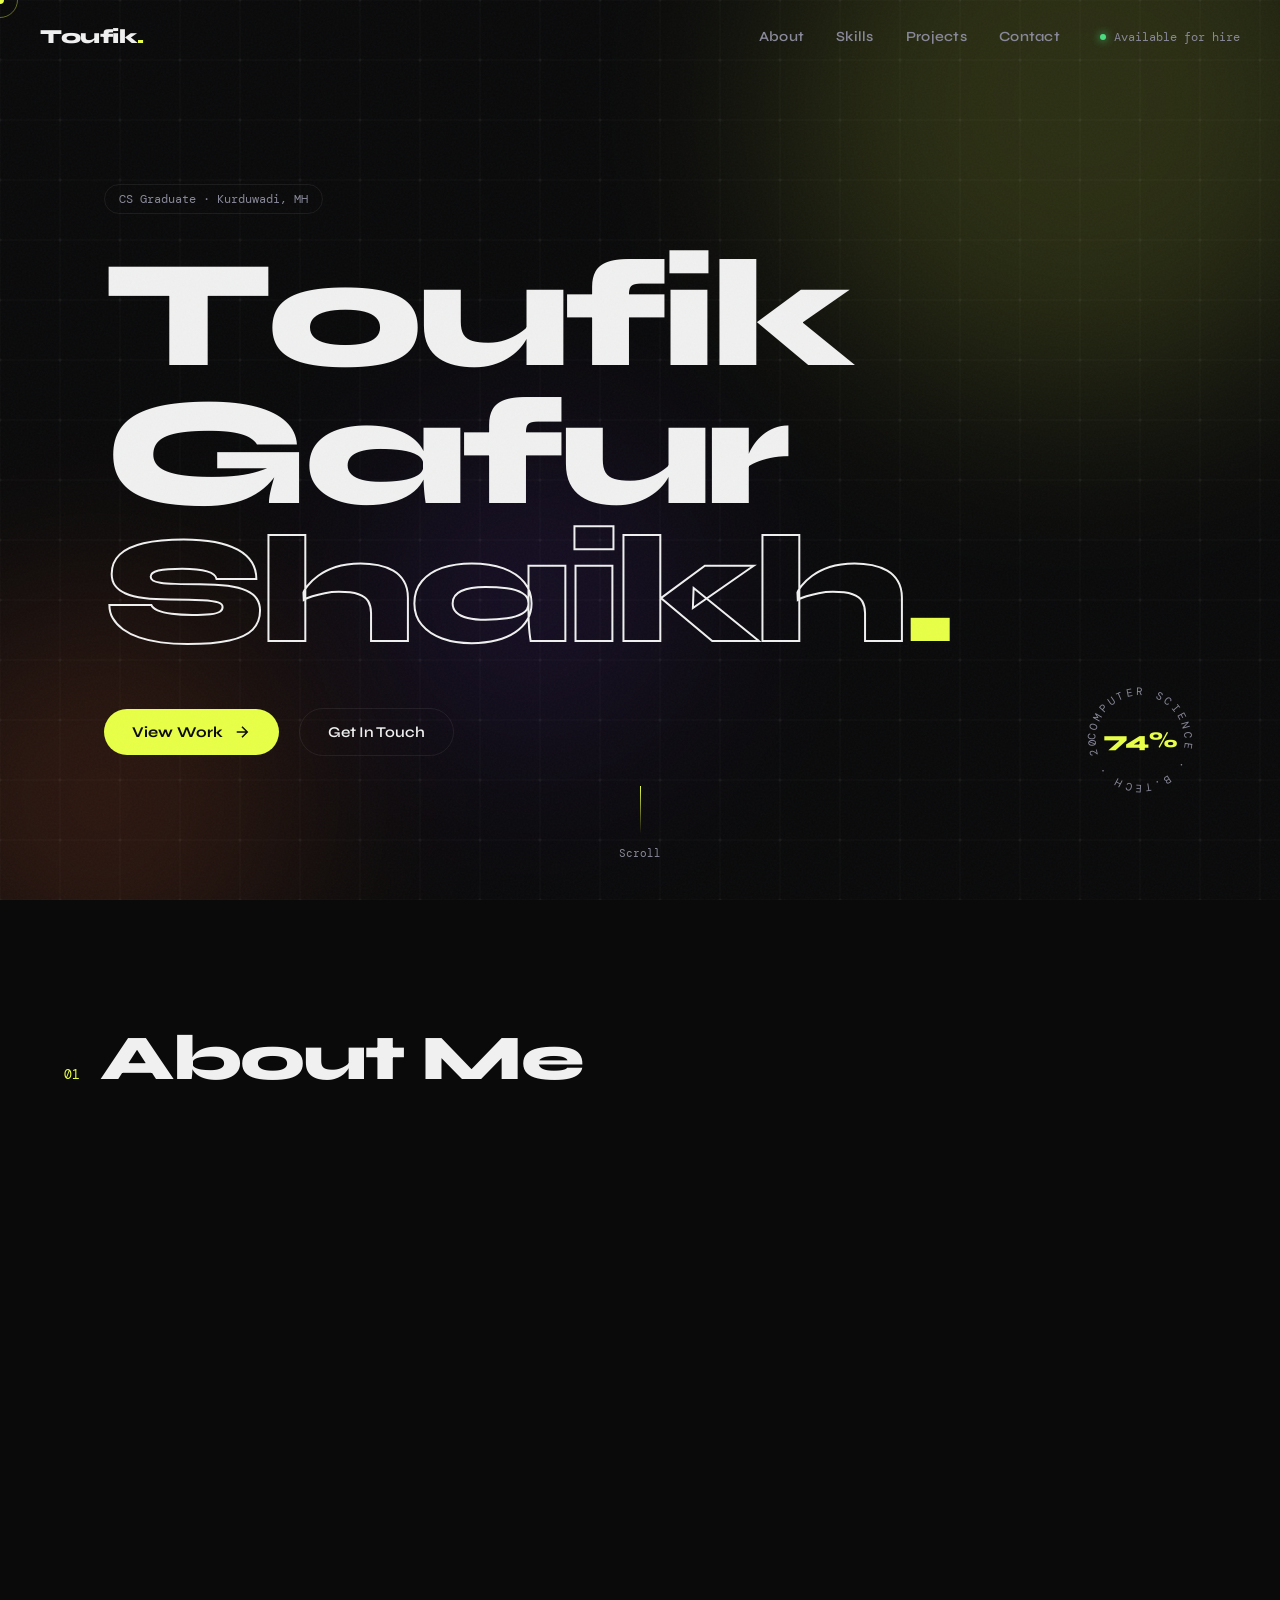
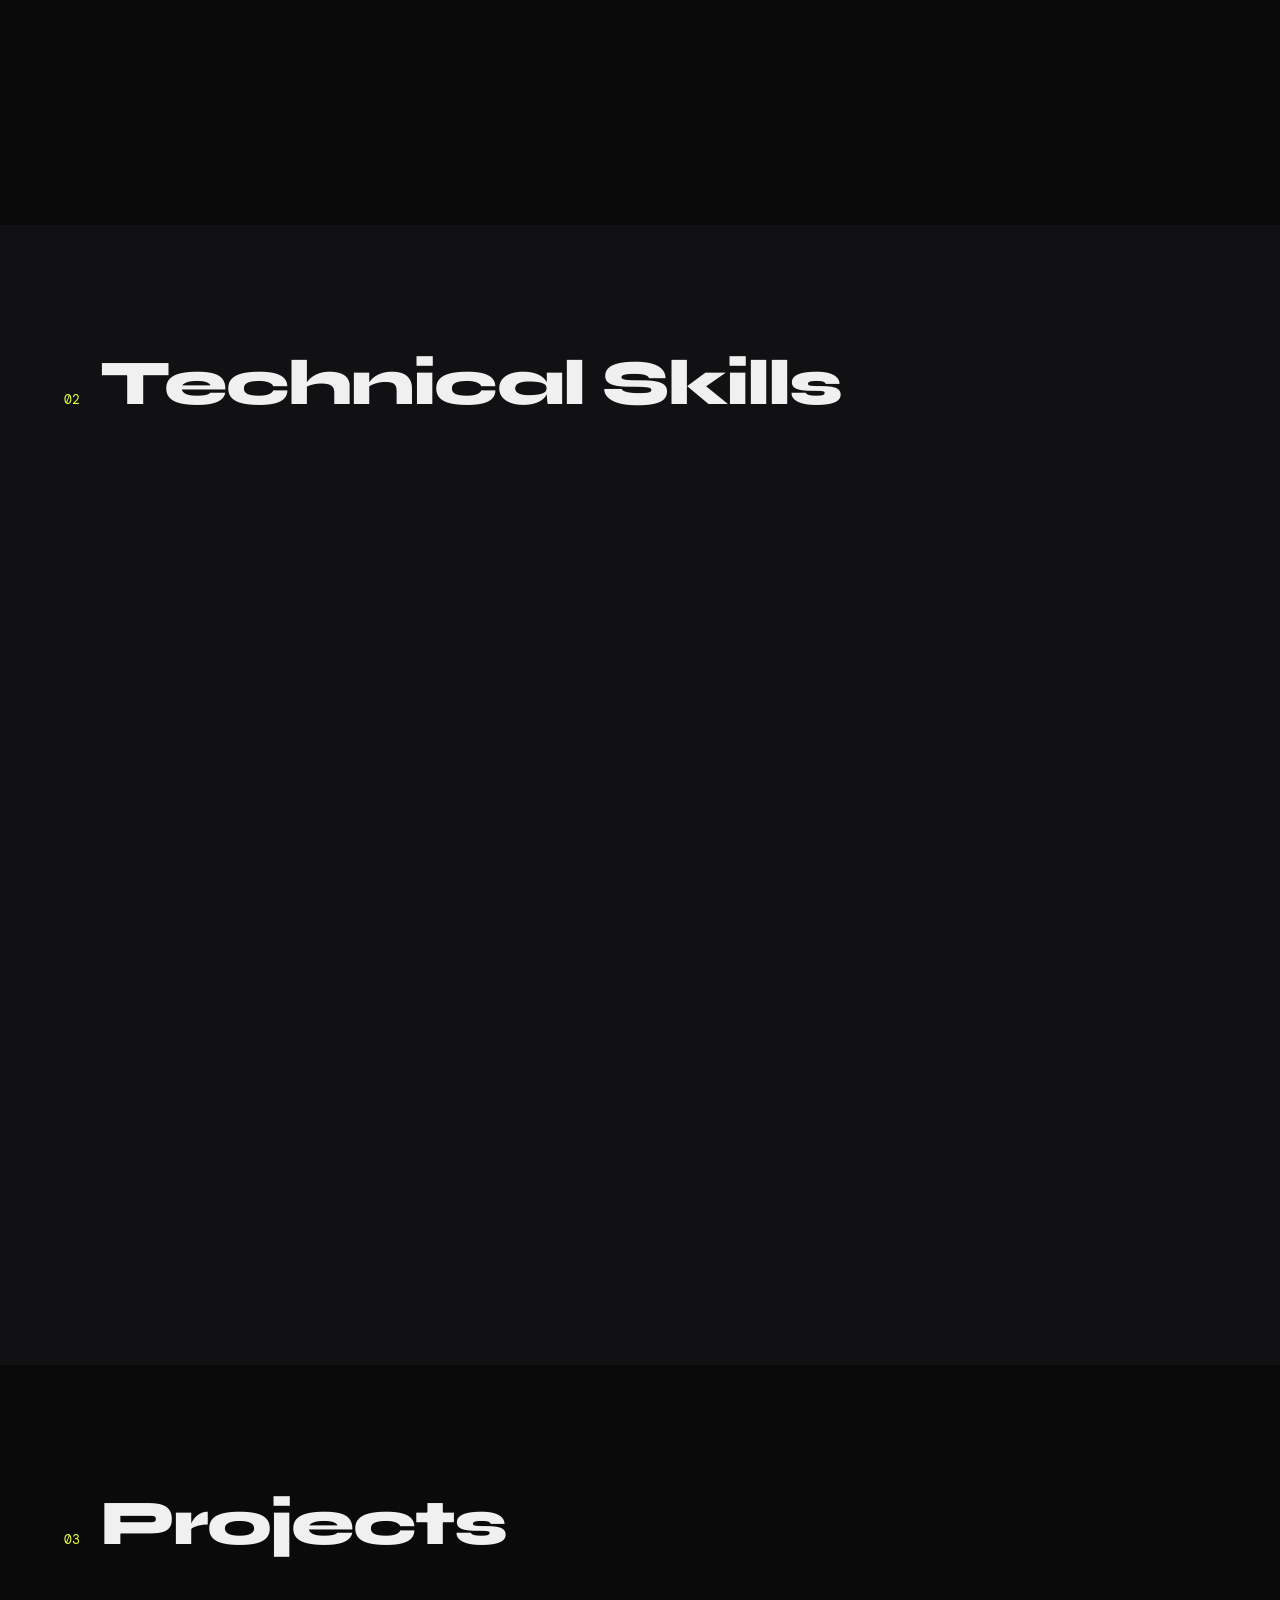
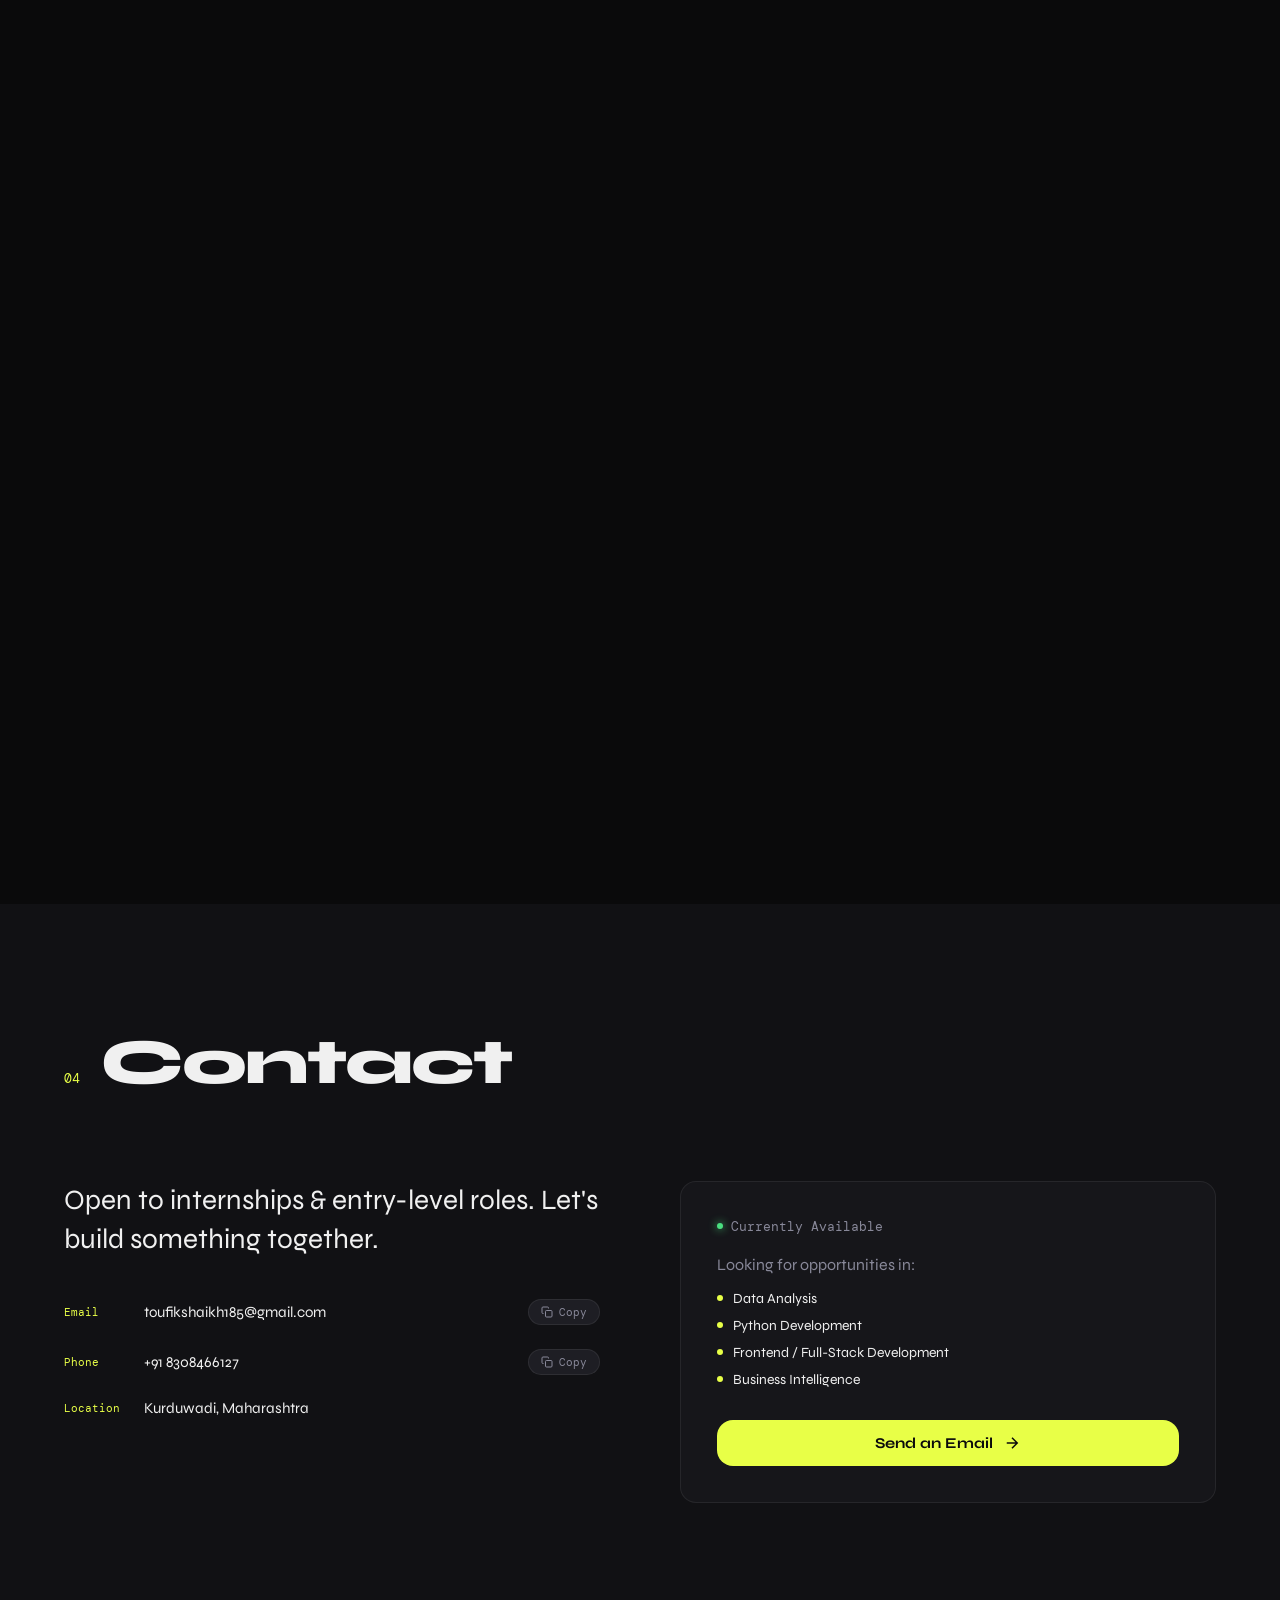
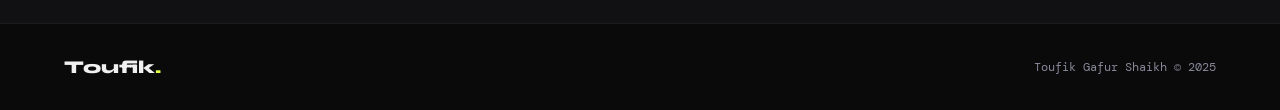
<file: index.html>
<!doctype html>
<html lang="en">

<head>
    <meta charset="utf-8" />
    <meta name="viewport" content="width=device-width,initial-scale=1" />
    <title>Toufik Gafur Shaikh — Portfolio</title>
    <link rel="stylesheet" href="style.css" />
    <link
        href="https://fonts.googleapis.com/css2?family=Syne:wght@400;700;800&family=DM+Mono:ital,wght@0,400;0,500;1,400&display=swap"
        rel="stylesheet" />
</head>

<body>

    <div class="cursor" id="cursor"></div>
    <div class="cursor-follower" id="cursorFollower"></div>

    <div class="noise"></div>

    <div class="preloader" id="preloader">
        <div class="preloader-inner">
            <div class="preloader-bar"></div>
            <div class="preloader-text">
                <span class="mono">Loading Portfolio</span>
                <span class="preloader-percent" id="preloaderPercent">0%</span>
            </div>
        </div>
    </div>

    <nav class="nav" id="nav">
        <div class="nav-logo">Toufik<span class="dot">.</span></div>
        <div class="nav-links">
            <a href="#about" class="nav-link" data-text="About">About</a>
            <a href="#skills" class="nav-link" data-text="Skills">Skills</a>
            <a href="#projects" class="nav-link" data-text="Projects">Projects</a>
            <a href="#contact" class="nav-link" data-text="Contact">Contact</a>
        </div>
        <div class="nav-status">
            <span class="status-dot"></span>
            <span class="mono">Available for hire</span>
        </div>
        <button class="hamburger" id="hamburger" aria-label="Menu">
            <span></span><span></span>
        </button>
    </nav>

    <div class="mobile-menu" id="mobileMenu">
        <a href="#about" class="mob-link">About</a>
        <a href="#skills" class="mob-link">Skills</a>
        <a href="#projects" class="mob-link">Projects</a>
        <a href="#contact" class="mob-link">Contact</a>
    </div>

    <section class="hero" id="hero">
        <div class="hero-bg">
            <div class="orb orb-1"></div>
            <div class="orb orb-2"></div>
            <div class="orb orb-3"></div>
            <canvas id="gridCanvas"></canvas>
        </div>

        <div class="hero-content">
            <div class="hero-tag reveal-up">
                <span class="mono">CS Graduate · Kurduwadi, MH</span>
            </div>

            <h1 class="hero-name">
                <span class="line reveal-up" style="--d:0.1s">Toufik</span>
                <span class="line reveal-up" style="--d:0.2s">Gafur</span>
                <span class="line reveal-up accent-line" style="--d:0.3s">Shaikh<span class="dot">.</span></span>
            </h1>

            <p class="hero-sub reveal-up" style="--d:0.4s">
                Builder of interactive applications &amp; data-driven insights. <br>
                Turning ideas into pixels and code.
            </p>

            <div class="hero-cta reveal-up" style="--d:0.5s">
                <a href="#projects" class="btn-primary">
                    <span>View Work</span>
                    <svg viewBox="0 0 24 24" fill="none" stroke="currentColor" stroke-width="2">
                        <path d="M5 12h14M12 5l7 7-7 7" />
                    </svg>
                </a>
                <a href="#contact" class="btn-ghost">Get In Touch</a>
            </div>
        </div>

        <div class="hero-scroll">
            <div class="scroll-line"></div>
            <span class="mono">Scroll</span>
        </div>

        <div class="hero-badge reveal-up" style="--d:0.6s">
            <div class="badge-inner">
                <svg viewBox="0 0 100 100" class="badge-ring">
                    <path id="circlePath" d="M 50,50 m -37,0 a 37,37 0 1,1 74,0 a 37,37 0 1,1 -74,0" />
                    <text>
                        <textPath href="#circlePath">COMPUTER SCIENCE · B.TECH · 2025 ·</textPath>
                    </text>
                </svg>
                <div class="badge-icon">74%</div>
            </div>
        </div>
    </section>

    <section class="section" id="about">
        <div class="container">
            <div class="section-header">
                <span class="section-num mono">01</span>
                <h2 class="section-title">About Me</h2>
            </div>

            <div class="about-grid">
                <div class="about-text">
                    <p class="big-text reveal-up">
                        Motivated Computer Science graduate with a passion for building <em>interactive
                            applications</em> and deriving <em>meaningful insights</em> from data.
                    </p>
                    <p class="body-text reveal-up" style="--d:0.1s">
                        Studying at VVPIT Solapur under DBATU University, I have developed strong foundations in Python,
                        SQL, and data visualization. I thrive at the intersection of logic and creativity — whether
                        that's solving algorithmic puzzles or crafting seamless user experiences.
                    </p>
                    <div class="about-details reveal-up" style="--d:0.2s">
                        <div class="detail-item">
                            <span class="mono detail-label">University</span>
                            <span>VVPIT Solapur (DBATU)</span>
                        </div>
                        <div class="detail-item">
                            <span class="mono detail-label">Degree</span>
                            <span>B.Tech Computer Science</span>
                        </div>
                        <div class="detail-item">
                            <span class="mono detail-label">Graduation</span>
                            <span>2025</span>
                        </div>
                        <div class="detail-item">
                            <span class="mono detail-label">Languages</span>
                            <span>English · Hindi · Marathi</span>
                        </div>
                    </div>
                </div>

                <div class="about-visual reveal-up" style="--d:0.3s">
                    <div class="avatar-card">
                        <div class="avatar-circle">
                            <span>Toufik</span>
                        </div>
                        <div class="avatar-glow"></div>
                    </div>
                    <div class="floating-tags">
                        <span class="ftag" style="--r: 0deg; --dist: 120px">Python</span>
                        <span class="ftag" style="--r: 90deg; --dist: 140px">Web Technology</span>
                        <span class="ftag" style="--r: 60deg; --dist: 130px">SQL</span>
                        <span class="ftag" style="--r: 120deg; --dist: 120px">Power BI</span>
                        <span class="ftag" style="--r: 180deg; --dist: 130px">Pandas</span>
                        <span class="ftag" style="--r: 240deg; --dist: 120px">NumPy</span>
                        <span class="ftag" style="--r: 300deg; --dist: 130px">Matplotlib</span>
                    </div>
                </div>
            </div>
        </div>
    </section>

    <section class="section dark-section" id="skills">
        <div class="container">
            <div class="section-header">
                <span class="section-num mono">02</span>
                <h2 class="section-title">Technical Skills</h2>
            </div>

            <div class="skills-grid">

                <div class="skill-card reveal-up" style="--d:0s">
                    <div class="skill-icon">
                        <svg viewBox="0 0 100 100" fill="none" xmlns="http://www.w3.org/2000/svg">
                            <path
                                d="M50,5 C36,5 28,11 28,22 L28,38 L50,38 L50,42 L18,42 C7,42 2,50 2,64 C2,78 7,86 18,86 L28,86 L28,72 L50,72 L50,76 L72,76 C83,76 98,68 98,54 C98,40 83,32 72,32 L62,32 L62,46 L50,46 L50,42 L62,42 L62,32 L50,32 L50,5 Z"
                                fill="#3776AB" />
                            <path
                                d="M50,95 C64,95 72,89 72,78 L72,62 L50,62 L50,58 L82,58 C93,58 98,50 98,36 C98,22 93,14 82,14 L72,14 L72,28 L50,28 L50,24 L28,24 C17,24 2,32 2,46 C2,60 17,68 28,68 L38,68 L38,54 L50,54 L50,58 L38,58 L38,68 L50,68 L50,95 Z"
                                fill="#FFD43B" />
                            <circle cx="38" cy="22" r="5" fill="#FFD43B" />
                            <circle cx="62" cy="78" r="5" fill="#3776AB" />
                        </svg>
                    </div>
                    <h3>Python</h3>
                    <p>Core language for scripting, data processing, and automation.</p>
                    <div class="skill-bar">
                        <div class="skill-fill" style="--w:65%"></div>
                    </div>
                </div>

                <div class="skill-card reveal-up" style="--d:0.1s">
                    <div class="skill-icon">
                        <svg viewBox="0 0 100 110" fill="none" xmlns="http://www.w3.org/2000/svg">
                            <polygon points="10,0 90,0 82,90 50,100 18,90" fill="#E44D26" />
                            <polygon points="50,10 50,92 74,85 82,0" fill="#F16529" />
                            <polygon points="30,40 32,60 50,60 50,75 68,70 70,40" fill="#EBEBEB" />
                            <polygon points="50,40 50,60 68,60 68,40" fill="#fff" />
                            <polygon points="32,60 34,78 50,83 50,75 50,75 37,72" fill="#EBEBEB" />
                            <polygon points="50,75 50,83 66,78 68,60 50,60" fill="#fff" />
                        </svg>
                    </div>
                    <h3>Web Technology</h3>
                    <p>Building responsive and interactive web applications.</p>
                    <div class="skill-bar">
                        <div class="skill-fill" style="--w:65%"></div>
                    </div>
                </div>

                <div class="skill-card reveal-up" style="--d:0.1s">
                    <div class="skill-icon">
                        <svg viewBox="0 0 100 100" fill="none" xmlns="http://www.w3.org/2000/svg">
                            <ellipse cx="50" cy="22" rx="36" ry="13" fill="#00758F" />
                            <rect x="14" y="22" width="72" height="18" fill="#00758F" />
                            <ellipse cx="50" cy="40" rx="36" ry="13" fill="#00758F" />
                            <ellipse cx="50" cy="40" rx="36" ry="13" fill="none" stroke="#F29111" stroke-width="2" />
                            <rect x="14" y="40" width="72" height="18" fill="#00758F" />
                            <ellipse cx="50" cy="58" rx="36" ry="13" fill="#00758F" />
                            <ellipse cx="50" cy="58" rx="36" ry="13" fill="none" stroke="#F29111" stroke-width="2" />
                            <rect x="14" y="58" width="72" height="18" fill="#00758F" />
                            <ellipse cx="50" cy="76" rx="36" ry="13" fill="#00758F" />
                            <ellipse cx="50" cy="76" rx="36" ry="13" fill="none" stroke="#F29111" stroke-width="2" />
                            <ellipse cx="50" cy="22" rx="36" ry="13" fill="none" stroke="#F29111" stroke-width="2" />
                            <text x="50" y="26" text-anchor="middle" fill="#fff" font-size="11" font-family="monospace"
                                font-weight="bold">SQL</text>
                        </svg>
                    </div>
                    <h3>SQL</h3>
                    <p>Querying, aggregating and managing relational databases.</p>
                    <div class="skill-bar">
                        <div class="skill-fill" style="--w:65%"></div>
                    </div>
                </div>

                <div class="skill-card reveal-up" style="--d:0.2s">
                    <div class="skill-icon">
                        <svg viewBox="0 0 100 100" fill="none" xmlns="http://www.w3.org/2000/svg">
                            <rect x="8" y="8" width="84" height="72" rx="4" fill="#1A1A2E" stroke="#444"
                                stroke-width="1.5" />
                            <line x1="18" y1="72" x2="18" y2="15" stroke="#555" stroke-width="1" />
                            <line x1="18" y1="72" x2="85" y2="72" stroke="#555" stroke-width="1" />
                            <rect x="24" y="45" width="10" height="27" rx="1" fill="#4C72B0" opacity="0.9" />
                            <rect x="38" y="28" width="10" height="44" rx="1" fill="#DD8452" opacity="0.9" />
                            <rect x="52" y="35" width="10" height="37" rx="1" fill="#55A868" opacity="0.9" />
                            <rect x="66" y="20" width="10" height="52" rx="1" fill="#C44E52" opacity="0.9" />
                            <polyline points="29,55 43,38 57,44 71,30" fill="none" stroke="#fff" stroke-width="2"
                                stroke-linecap="round" stroke-linejoin="round" />
                            <circle cx="20" cy="88" r="4" fill="#4C72B0" />
                            <circle cx="35" cy="88" r="4" fill="#DD8452" />
                            <circle cx="50" cy="88" r="4" fill="#55A868" />
                            <circle cx="65" cy="88" r="4" fill="#C44E52" />
                        </svg>
                    </div>
                    <h3>Data Visualization</h3>
                    <p>Matplotlib, Seaborn, Power BI — transforming numbers into stories.</p>
                    <div class="skill-bar">
                        <div class="skill-fill" style="--w:65%"></div>
                    </div>
                </div>

                <div class="skill-card reveal-up" style="--d:0.3s">
                    <div class="skill-icon">
                        <svg viewBox="0 0 100 100" fill="none" xmlns="http://www.w3.org/2000/svg">
                            <rect x="14" y="15" width="20" height="70" rx="5" fill="#150458" />
                            <rect x="40" y="28" width="20" height="57" rx="5" fill="#E70488" />
                            <rect x="66" y="15" width="20" height="70" rx="5" fill="#150458" />
                            <text x="50" y="98" text-anchor="middle" font-size="9" fill="#E70488"
                                font-family="monospace" font-weight="bold">pandas + numpy</text>
                        </svg>
                    </div>
                    <h3>Pandas &amp; NumPy</h3>
                    <p>Data wrangling, numerical computation and analysis pipelines.</p>
                    <div class="skill-bar">
                        <div class="skill-fill" style="--w:65%"></div>
                    </div>
                </div>

                <div class="skill-card reveal-up" style="--d:0.4s">
                    <div class="skill-icon">
                        <svg viewBox="0 0 100 110" fill="none" xmlns="http://www.w3.org/2000/svg">
                            <circle cx="50" cy="42" r="26" fill="none" stroke="#F5A623" stroke-width="3" />
                            <path d="M34,52 Q34,70 42,75 L58,75 Q66,70 66,52 Z" fill="#F5A623" opacity="0.35" />
                            <path d="M34,52 Q34,70 42,75 L58,75 Q66,70 66,52" fill="none" stroke="#F5A623"
                                stroke-width="2.5" />
                            <rect x="38" y="75" width="24" height="7" rx="2" fill="#F5A623" />
                            <rect x="40" y="83" width="20" height="6" rx="2" fill="#F5A623" opacity="0.8" />
                            <rect x="43" y="90" width="14" height="6" rx="3" fill="#F5A623" opacity="0.55" />
                            <line x1="50" y1="10" x2="50" y2="4" stroke="#F5A623" stroke-width="2.5"
                                stroke-linecap="round" />
                            <line x1="28" y1="18" x2="23" y2="13" stroke="#F5A623" stroke-width="2.5"
                                stroke-linecap="round" />
                            <line x1="72" y1="18" x2="77" y2="13" stroke="#F5A623" stroke-width="2.5"
                                stroke-linecap="round" />
                            <line x1="16" y1="42" x2="10" y2="42" stroke="#F5A623" stroke-width="2.5"
                                stroke-linecap="round" />
                            <line x1="84" y1="42" x2="90" y2="42" stroke="#F5A623" stroke-width="2.5"
                                stroke-linecap="round" />
                        </svg>
                    </div>
                    <h3>Problem Solving</h3>
                    <p>Logical reasoning, debugging, and algorithmic thinking.</p>
                    <div class="skill-bar">
                        <div class="skill-fill" style="--w:65%"></div>
                    </div>
                </div>

                <div class="skill-card reveal-up" style="--d:0.5s">
                    <div class="skill-icon">
                        <svg viewBox="0 0 100 100" fill="none" xmlns="http://www.w3.org/2000/svg">
                            <rect x="58" y="10" width="28" height="80" rx="4" fill="#F2C811" />
                            <rect x="36" y="28" width="18" height="62" rx="4" fill="#F2C811" opacity="0.75" />
                            <rect x="14" y="48" width="18" height="42" rx="4" fill="#F2C811" opacity="0.5" />
                            <line x1="8" y1="92" x2="92" y2="92" stroke="#F2C811" stroke-width="2.5"
                                stroke-linecap="round" opacity="0.4" />
                        </svg>
                    </div>
                    <h3>Power BI</h3>
                    <p>Building interactive dashboards and business intelligence reports.</p>
                    <div class="skill-bar">
                        <div class="skill-fill" style="--w:65%"></div>
                    </div>
                </div>

            </div>
        </div>
    </section>

    <section class="section" id="projects">
        <div class="container">
            <div class="section-header">
                <span class="section-num mono">03</span>
                <h2 class="section-title">Projects</h2>
            </div>

            <div class="projects-list">

                <a href="https://to185.github.io/Tic-Tac-Toe/" target="_blank" class="project-item reveal-up"
                    style="--d:0s">
                    <div class="project-num mono">01</div>
                    <div class="project-info">
                        <h3>Tic Tac Toe</h3>
                        <p>Classic two-player game with clean UI, win detection, and game state management.</p>
                        <div class="project-tags">
                            <span>HTML</span><span>CSS</span><span>JavaScript</span>
                        </div>
                    </div>
                    <div class="project-arrow">
                        <svg viewBox="0 0 24 24" fill="none" stroke="currentColor" stroke-width="2">
                            <path d="M7 17L17 7M17 7H7M17 7v10" />
                        </svg>
                    </div>
                </a>

                <a href="https://to185.github.io/sudoku/" target="_blank" class="project-item reveal-up"
                    style="--d:0.1s">
                    <div class="project-num mono">02</div>
                    <div class="project-info">
                        <h3>Sudoku</h3>
                        <p>Interactive Sudoku puzzle game with validation, hint system, and difficulty levels.</p>
                        <div class="project-tags">
                            <span>HTML</span><span>CSS</span><span>JavaScript</span>
                        </div>
                    </div>
                    <div class="project-arrow">
                        <svg viewBox="0 0 24 24" fill="none" stroke="currentColor" stroke-width="2">
                            <path d="M7 17L17 7M17 7H7M17 7v10" />
                        </svg>
                    </div>
                </a>

                <a href="https://to185.github.io/Color-Gradient-Puzzle/" target="_blank" class="project-item reveal-up"
                    style="--d:0.2s">
                    <div class="project-num mono">03</div>
                    <div class="project-info">
                        <h3>Color Gradient Puzzle</h3>
                        <p>A unique colour-matching brain teaser with gradient transitions and score tracking.</p>
                        <div class="project-tags">
                            <span>HTML</span><span>CSS</span><span>JavaScript</span>
                        </div>
                    </div>
                    <div class="project-arrow">
                        <svg viewBox="0 0 24 24" fill="none" stroke="currentColor" stroke-width="2">
                            <path d="M7 17L17 7M17 7H7M17 7v10" />
                        </svg>
                    </div>
                </a>

                <a href="https://github.com/TO185/Data_Analysis.git" target="_blank" class="project-item reveal-up"
                    style="--d:0.3s">
                    <div class="project-num mono">04</div>
                    <div class="project-info">
                        <h3>Data Analysis Projects</h3>
                        <p>Collection of data analysis notebooks using Python, Pandas, and visualization libraries.</p>
                        <div class="project-tags">
                            <span>Python</span><span>Pandas</span><span>Matplotlib</span><span>NumPy</span><span>Power
                                BI</span>
                        </div>
                    </div>
                    <div class="project-arrow">
                        <svg viewBox="0 0 24 24" fill="none" stroke="currentColor" stroke-width="2">
                            <path d="M7 17L17 7M17 7H7M17 7v10" />
                        </svg>
                    </div>
                </a>

            </div>
        </div>
    </section>

    <section class="section dark-section" id="contact">
        <div class="container">
            <div class="section-header">
                <span class="section-num mono">04</span>
                <h2 class="section-title">Contact</h2>
            </div>

            <div class="contact-grid">
                <div class="contact-left reveal-up">
                    <p class="big-text">Open to internships &amp; entry-level roles. Let's build something together.</p>
                    <div class="contact-items">
                        <div class="contact-item">
                            <span class="mono">Email</span>
                            <a href="mailto:toufikshaikh185@gmail.com"
                                class="contact-link">toufikshaikh185@gmail.com</a>
                            <button class="copy-btn" data-copy="toufikshaikh185@gmail.com" id="copyEmailBtn">
                                <svg viewBox="0 0 24 24" fill="none" stroke="currentColor" stroke-width="2">
                                    <rect x="9" y="9" width="13" height="13" rx="2" />
                                    <path d="M5 15H4a2 2 0 01-2-2V4a2 2 0 012-2h9a2 2 0 012 2v1" />
                                </svg>
                                <span>Copy</span>
                            </button>
                        </div>
                        <div class="contact-item">
                            <span class="mono">Phone</span>
                            <a href="tel:8308466127" class="contact-link">+91 8308466127</a>
                            <button class="copy-btn" data-copy="8308466127">
                                <svg viewBox="0 0 24 24" fill="none" stroke="currentColor" stroke-width="2">
                                    <rect x="9" y="9" width="13" height="13" rx="2" />
                                    <path d="M5 15H4a2 2 0 01-2-2V4a2 2 0 012-2h9a2 2 0 012 2v1" />
                                </svg>
                                <span>Copy</span>
                            </button>
                        </div>
                        <div class="contact-item">
                            <span class="mono">Location</span>
                            <span class="contact-link">Kurduwadi, Maharashtra</span>
                        </div>
                    </div>
                </div>

                <div class="contact-right reveal-up" style="--d:0.2s">
                    <div class="availability-card">
                        <div class="avail-header">
                            <span class="status-dot"></span>
                            <span class="mono">Currently Available</span>
                        </div>
                        <p>Looking for opportunities in:</p>
                        <ul>
                            <li>Data Analysis </li>
                            <li>Python Development</li>
                            <li>Frontend / Full-Stack Development</li>
                            <li>Business Intelligence</li>
                        </ul>
                        <button class="btn-primary full-btn"
                            onclick="window.location.href='mailto:toufikshaikh185@gmail.com'">
                            <span>Send an Email</span>
                            <svg viewBox="0 0 24 24" fill="none" stroke="currentColor" stroke-width="2">
                                <path d="M5 12h14M12 5l7 7-7 7" />
                            </svg>
                        </button>
                    </div>
                </div>
            </div>
        </div>
    </section>

    <footer class="footer">
        <div class="container footer-inner">
            <div class="footer-logo">Toufik<span class="dot">.</span></div>
            <div class="mono footer-copy">Toufik Gafur Shaikh © 2025</div>
        </div>
    </footer>

    <script src="script.js"></script>
</body>

</html>
</file>
<file: style.css>
*,
*::before,
*::after {
    margin: 0;
    padding: 0;
    box-sizing: border-box;
}

:root {
    --bg: #0a0a0b;
    --bg2: #111114;
    --surface: #16161a;
    --surface2: #1e1e24;
    --accent: #e8ff47;
    --accent2: #ff6b35;
    --text: #f0f0f0;
    --muted: #888899;
    --border: rgba(255, 255, 255, 0.07);
    --border-hover: rgba(232, 255, 71, 0.3);

    --font-display: 'Syne', sans-serif;
    --font-mono: 'DM Mono', monospace;

    --radius: 16px;
    --section-pad: 120px;
    --ease: cubic-bezier(0.23, 1, 0.32, 1);
}

html {
    scroll-behavior: smooth;
}

body {
    background: var(--bg);
    color: var(--text);
    font-family: var(--font-display);
    overflow-x: hidden;
    cursor: none;
}

body.loading {
    overflow: hidden;
}

.mono {
    font-family: var(--font-mono);
}

.dot {
    color: var(--accent);
}

::-webkit-scrollbar {
    width: 3px;
}

::-webkit-scrollbar-track {
    background: var(--bg);
}

::-webkit-scrollbar-thumb {
    background: var(--accent);
    border-radius: 4px;
}

.noise {
    position: fixed;
    inset: 0;
    z-index: 9999;
    pointer-events: none;
    opacity: 0.03;
    background-image: url("data:image/svg+xml,%3Csvg viewBox='0 0 512 512' xmlns='http://www.w3.org/2000/svg'%3E%3Cfilter id='n'%3E%3CfeTurbulence type='fractalNoise' baseFrequency='0.9' numOctaves='4' stitchTiles='stitch'/%3E%3C/filter%3E%3Crect width='100%25' height='100%25' filter='url(%23n)'/%3E%3C/svg%3E");
}

.cursor {
    position: fixed;
    width: 8px;
    height: 8px;
    background: var(--accent);
    border-radius: 50%;
    pointer-events: none;
    z-index: 10000;
    transform: translate(-50%, -50%);
    transition: width 0.2s, height 0.2s, background 0.2s;
}

.cursor-follower {
    position: fixed;
    width: 36px;
    height: 36px;
    border: 1px solid rgba(232, 255, 71, 0.4);
    border-radius: 50%;
    pointer-events: none;
    z-index: 9999;
    transform: translate(-50%, -50%);
    transition: transform 0.12s var(--ease), width 0.3s, height 0.3s, opacity 0.3s;
}

body:hover .cursor {
    opacity: 1;
}

.cursor.hovered {
    width: 16px;
    height: 16px;
}

.cursor-follower.hovered {
    width: 56px;
    height: 56px;
    opacity: 0.5;
}

.preloader {
    position: fixed;
    inset: 0;
    z-index: 9998;
    background: var(--bg);
    display: flex;
    align-items: center;
    justify-content: center;
    transition: opacity 0.6s var(--ease), visibility 0.6s;
}

.preloader.done {
    opacity: 0;
    visibility: hidden;
}

.preloader-inner {
    width: min(400px, 80vw);
}

.preloader-bar {
    height: 2px;
    background: var(--surface2);
    border-radius: 2px;
    overflow: hidden;
    margin-bottom: 16px;
    position: relative;
}

.preloader-bar::after {
    content: '';
    position: absolute;
    inset: 0;
    left: 0;
    background: var(--accent);
    width: var(--p, 0%);
    transition: width 0.1s linear;
    border-radius: 2px;
}

.preloader-text {
    display: flex;
    justify-content: space-between;
    font-family: var(--font-mono);
    font-size: 12px;
    color: var(--muted);
}

.preloader-percent {
    color: var(--accent);
}

.nav {
    position: fixed;
    top: 0;
    left: 0;
    right: 0;
    z-index: 100;
    padding: 24px 40px;
    display: flex;
    align-items: center;
    gap: 40px;
    transition: padding 0.3s var(--ease), background 0.3s;
}

.nav.scrolled {
    padding: 16px 40px;
    background: rgba(10, 10, 11, 0.85);
    backdrop-filter: blur(20px);
    border-bottom: 1px solid var(--border);
}

.nav-logo {
    font-weight: 800;
    font-size: 20px;
    letter-spacing: -0.5px;
    margin-right: auto;
}

.nav-links {
    display: flex;
    gap: 32px;
}

.nav-link {
    text-decoration: none;
    color: var(--muted);
    font-size: 14px;
    font-weight: 600;
    letter-spacing: 0.02em;
    transition: color 0.2s;
    position: relative;
}

.nav-link::after {
    content: '';
    position: absolute;
    bottom: -3px;
    left: 0;
    width: 0;
    height: 1px;
    background: var(--accent);
    transition: width 0.3s var(--ease);
}

.nav-link:hover {
    color: var(--text);
}

.nav-link:hover::after {
    width: 100%;
}

.nav-status {
    display: flex;
    align-items: center;
    gap: 8px;
    font-family: var(--font-mono);
    font-size: 12px;
    color: var(--muted);
}

.status-dot {
    width: 6px;
    height: 6px;
    border-radius: 50%;
    background: #4ade80;
    box-shadow: 0 0 8px #4ade80;
    animation: pulse 2s ease-in-out infinite;
}

@keyframes pulse {

    0%,
    100% {
        opacity: 1;
    }

    50% {
        opacity: 0.4;
    }
}

.hamburger {
    display: none;
    background: none;
    border: none;
    cursor: none;
    flex-direction: column;
    gap: 5px;
}

.hamburger span {
    display: block;
    width: 22px;
    height: 2px;
    background: var(--text);
    border-radius: 2px;
    transition: 0.3s var(--ease);
}

.hamburger.open span:first-child {
    transform: translateY(7px) rotate(45deg);
}

.hamburger.open span:last-child {
    transform: translateY(-7px) rotate(-45deg);
}

.mobile-menu {
    position: fixed;
    inset: 0;
    z-index: 99;
    background: var(--bg);
    display: flex;
    flex-direction: column;
    align-items: center;
    justify-content: center;
    gap: 40px;
    opacity: 0;
    visibility: hidden;
    transition: opacity 0.4s var(--ease), visibility 0.4s;
}

.mobile-menu.open {
    opacity: 1;
    visibility: visible;
}

.mob-link {
    font-size: clamp(36px, 8vw, 64px);
    font-weight: 800;
    color: var(--text);
    text-decoration: none;
    transition: color 0.2s;
}

.mob-link:hover {
    color: var(--accent);
}

.container {
    width: min(1200px, 90vw);
    margin: 0 auto;
}

.hero {
    min-height: 100vh;
    position: relative;
    display: flex;
    align-items: center;
    overflow: hidden;
    padding: 100px 0 60px;
}

.hero-bg {
    position: absolute;
    inset: 0;
    pointer-events: none;
}

.orb {
    position: absolute;
    border-radius: 50%;
    filter: blur(100px);
    opacity: 0.15;
}

.orb-1 {
    width: 600px;
    height: 600px;
    background: var(--accent);
    top: -200px;
    right: -100px;
    animation: float 8s ease-in-out infinite;
}

.orb-2 {
    width: 400px;
    height: 400px;
    background: var(--accent2);
    bottom: -100px;
    left: -100px;
    animation: float 10s ease-in-out infinite reverse;
}

.orb-3 {
    width: 300px;
    height: 300px;
    background: #7c3aed;
    top: 50%;
    left: 30%;
    animation: float 12s ease-in-out infinite;
}

@keyframes float {

    0%,
    100% {
        transform: translate(0, 0) scale(1);
    }

    33% {
        transform: translate(30px, -30px) scale(1.05);
    }

    66% {
        transform: translate(-20px, 20px) scale(0.95);
    }
}

#gridCanvas {
    position: absolute;
    inset: 0;
    width: 100%;
    height: 100%;
    opacity: 0.06;
}

.hero-content {
    position: relative;
    z-index: 1;
    width: min(1200px, 90vw);
    margin: 0 auto;
    padding: 0 40px;
}

.hero-tag {
    display: inline-flex;
    align-items: center;
    gap: 8px;
    font-size: 12px;
    color: var(--muted);
    border: 1px solid var(--border);
    padding: 6px 14px;
    border-radius: 100px;
    margin-bottom: 32px;
}

.hero-name {
    display: flex;
    flex-direction: column;
    font-size: clamp(72px, 12vw, 160px);
    font-weight: 800;
    line-height: 0.9;
    letter-spacing: -0.04em;
    margin-bottom: 32px;
}

.hero-name .line {
    display: block;
}

.accent-line {
    color: transparent;
    -webkit-text-stroke: 2px var(--text);
}

.accent-line .dot {
    -webkit-text-stroke: 0;
}

.hero-sub {
    font-size: clamp(16px, 2vw, 20px);
    color: var(--muted);
    line-height: 1.6;
    max-width: 560px;
    margin-bottom: 48px;
}

.hero-cta {
    display: flex;
    align-items: center;
    gap: 20px;
    flex-wrap: wrap;
}

.btn-primary {
    display: inline-flex;
    align-items: center;
    gap: 10px;
    background: var(--accent);
    color: #0a0a0b;
    font-family: var(--font-display);
    font-weight: 700;
    font-size: 15px;
    padding: 14px 28px;
    border-radius: 100px;
    text-decoration: none;
    border: none;
    cursor: none;
    transition: transform 0.2s var(--ease), box-shadow 0.2s;
}

.btn-primary:hover {
    transform: scale(1.04);
    box-shadow: 0 0 30px rgba(232, 255, 71, 0.4);
}

.btn-primary svg {
    width: 18px;
    height: 18px;
}

.btn-ghost {
    display: inline-flex;
    align-items: center;
    color: var(--text);
    text-decoration: none;
    font-weight: 600;
    font-size: 15px;
    padding: 14px 28px;
    border-radius: 100px;
    border: 1px solid var(--border);
    background: none;
    cursor: none;
    transition: border-color 0.2s, color 0.2s;
}

.btn-ghost:hover {
    border-color: var(--accent);
    color: var(--accent);
}

.btn-ghost.small {
    font-size: 13px;
    padding: 10px 20px;
}

.hero-scroll {
    position: absolute;
    bottom: 40px;
    left: 50%;
    transform: translateX(-50%);
    display: flex;
    flex-direction: column;
    align-items: center;
    gap: 12px;
    color: var(--muted);
    font-size: 11px;
    font-family: var(--font-mono);
    animation: scrollBob 2s ease-in-out infinite;
}

.scroll-line {
    width: 1px;
    height: 48px;
    background: linear-gradient(to bottom, var(--accent), transparent);
    animation: scrollLine 2s ease-in-out infinite;
}

@keyframes scrollBob {

    0%,
    100% {
        transform: translateX(-50%) translateY(0);
    }

    50% {
        transform: translateX(-50%) translateY(8px);
    }
}

@keyframes scrollLine {
    0% {
        transform: scaleY(0);
        transform-origin: top;
    }

    50% {
        transform: scaleY(1);
        transform-origin: top;
    }

    51% {
        transform: scaleY(1);
        transform-origin: bottom;
    }

    100% {
        transform: scaleY(0);
        transform-origin: bottom;
    }
}

.hero-badge {
    position: absolute;
    right: 80px;
    bottom: 100px;
    z-index: 1;
}

.badge-inner {
    position: relative;
    width: 120px;
    height: 120px;
    animation: spinSlow 12s linear infinite;
}

.badge-ring {
    width: 120px;
    height: 120px;
    fill: none;
}

.badge-ring textPath {
    fill: var(--muted);
    font-family: var(--font-mono);
    font-size: 9px;
    letter-spacing: 2px;
}

.badge-icon {
    position: absolute;
    inset: 0;
    display: flex;
    align-items: center;
    justify-content: center;
    font-size: 22px;
    font-weight: 800;
    color: var(--accent);
    animation: spinSlow 12s linear infinite reverse;
}

@keyframes spinSlow {
    to {
        transform: rotate(360deg);
    }
}

.section {
    padding: var(--section-pad) 0;
}

.dark-section {
    background: var(--bg2);
}

.section-header {
    display: flex;
    align-items: baseline;
    gap: 20px;
    margin-bottom: 80px;
}

.section-num {
    font-size: 13px;
    color: var(--accent);
}

.section-title {
    font-size: clamp(36px, 5vw, 64px);
    font-weight: 800;
    letter-spacing: -0.03em;
}

.about-grid {
    display: grid;
    grid-template-columns: 1fr 1fr;
    gap: 80px;
    align-items: start;
}

.big-text {
    font-size: clamp(20px, 2.5vw, 28px);
    line-height: 1.4;
    margin-bottom: 24px;
}

.big-text em {
    font-style: normal;
    color: var(--accent);
}

.body-text {
    color: var(--muted);
    line-height: 1.8;
    margin-bottom: 40px;
}

.about-details {
    display: flex;
    flex-direction: column;
    gap: 16px;
}

.detail-item {
    display: flex;
    gap: 20px;
    padding-bottom: 16px;
    border-bottom: 1px solid var(--border);
    align-items: baseline;
}

.detail-label {
    font-size: 11px;
    color: var(--accent);
    width: 90px;
    flex-shrink: 0;
}

.about-visual {
    position: relative;
    display: flex;
    align-items: center;
    justify-content: center;
    height: 420px;
}

.avatar-card {
    position: relative;
    z-index: 1;
}

.avatar-circle {
    width: 165px;
    height: 140px;
    border-radius: 50%;
    border: 2px solid var(--accent);
    display: flex;
    align-items: center;
    justify-content: center;
    font-size: 32px;
    font-weight: 800;
    background: var(--surface);
    position: relative;
    z-index: 1;
}

.avatar-glow {
    position: absolute;
    inset: -20px;
    border-radius: 50%;
    z-index: 0;
    background: radial-gradient(circle, rgba(232, 255, 71, 0.15) 0%, transparent 70%);
    animation: glowPulse 3s ease-in-out infinite;
}

@keyframes glowPulse {

    0%,
    100% {
        opacity: 0.6;
        transform: scale(1);
    }

    50% {
        opacity: 1;
        transform: scale(1.1);
    }
}

.floating-tags {
    position: absolute;
    inset: 0;
    animation: floatRotate 20s linear infinite;
}

.ftag {
    position: absolute;
    top: 50%;
    left: 50%;
    transform:
        rotate(var(--r)) translateX(var(--dist)) rotate(calc(-1 * var(--r)));
    font-family: var(--font-mono);
    font-size: 11px;
    background: var(--surface2);
    color: var(--muted);
    border: 1px solid var(--border);
    padding: 4px 10px;
    border-radius: 100px;
    white-space: nowrap;
    margin-top: -14px;
    margin-left: -28px;
}

@keyframes floatRotate {
    to {
        transform: rotate(360deg);
    }
}

.floating-tags {
    animation: floatRotate 20s linear infinite;
}

.ftag {
    animation: floatRotate 20s linear infinite reverse;
}

.skills-grid {
    display: grid;
    grid-template-columns: repeat(3, 1fr);
    gap: 24px;
}

.skill-card {
    background: var(--surface);
    border: 1px solid var(--border);
    border-radius: var(--radius);
    padding: 32px;
    transition: border-color 0.3s, transform 0.3s var(--ease);
    position: relative;
    overflow: hidden;
}

.skill-card::before {
    content: '';
    position: absolute;
    inset: 0;
    opacity: 0;
    background: radial-gradient(circle at 50% 0%, rgba(232, 255, 71, 0.06), transparent 60%);
    transition: opacity 0.3s;
}

.skill-card:hover::before {
    opacity: 1;
}

.skill-card:hover {
    border-color: var(--border-hover);
    transform: translateY(-4px);
}

.skill-icon {
    width: 44px;
    height: 44px;
    color: var(--accent);
    margin-bottom: 20px;
}

.skill-icon svg {
    width: 100%;
    height: 100%;
}

.skill-card h3 {
    font-size: 18px;
    font-weight: 700;
    margin-bottom: 12px;
}

.skill-card p {
    color: var(--muted);
    font-size: 14px;
    line-height: 1.6;
    margin-bottom: 20px;
}

.skill-bar {
    height: 3px;
    background: var(--surface2);
    border-radius: 2px;
    overflow: hidden;
}

.skill-fill {
    height: 100%;
    width: 0;
    border-radius: 2px;
    background: linear-gradient(90deg, var(--accent), #a3e635);
    transition: width 1s var(--ease);
}

.skill-fill.animated {
    width: var(--w);
}

.projects-list {
    display: flex;
    flex-direction: column;
    gap: 0;
}

.project-item {
    display: flex;
    align-items: flex-start;
    gap: 32px;
    padding: 40px 0;
    border-bottom: 1px solid var(--border);
    text-decoration: none;
    color: var(--text);
    transition: background 0.2s;
    position: relative;
    cursor: none;
    border-radius: 8px;
}

.project-item::before {
    content: '';
    position: absolute;
    inset: 0 -24px;
    border-radius: var(--radius);
    background: var(--surface);
    opacity: 0;
    transition: opacity 0.3s;
}

.project-item:hover::before {
    opacity: 1;
}

.project-item>* {
    position: relative;
    z-index: 1;
}

.project-num {
    font-size: 13px;
    color: var(--muted);
    min-width: 32px;
    padding-top: 4px;
}

.project-info {
    flex: 1;
}

.project-info h3 {
    font-size: clamp(20px, 3vw, 28px);
    font-weight: 700;
    margin-bottom: 10px;
    letter-spacing: -0.02em;
    transition: color 0.2s;
}

.project-item:hover .project-info h3 {
    color: var(--accent);
}

.project-info p {
    color: var(--muted);
    font-size: 14px;
    line-height: 1.6;
    margin-bottom: 16px;
}

.project-tags {
    display: flex;
    gap: 8px;
    flex-wrap: wrap;
}

.project-tags span {
    font-family: var(--font-mono);
    font-size: 11px;
    color: var(--muted);
    border: 1px solid var(--border);
    padding: 3px 10px;
    border-radius: 100px;
}

.project-arrow {
    width: 48px;
    height: 48px;
    border: 1px solid var(--border);
    border-radius: 50%;
    display: flex;
    align-items: center;
    justify-content: center;
    flex-shrink: 0;
    margin-top: 4px;
    transition: border-color 0.2s, transform 0.3s var(--ease), background 0.2s;
}

.project-arrow svg {
    width: 20px;
    height: 20px;
}

.project-item:hover .project-arrow {
    border-color: var(--accent);
    background: var(--accent);
    color: #0a0a0b;
    transform: rotate(45deg) scale(1.1);
}

.contact-grid {
    display: grid;
    grid-template-columns: 1fr 1fr;
    gap: 80px;
    align-items: start;
}

.contact-items {
    display: flex;
    flex-direction: column;
    gap: 24px;
    margin-top: 40px;
}

.contact-item {
    display: flex;
    align-items: center;
    gap: 20px;
    flex-wrap: wrap;
}

.contact-item .mono {
    font-size: 11px;
    color: var(--accent);
    width: 60px;
    flex-shrink: 0;
}

.contact-link {
    color: var(--text);
    text-decoration: none;
    font-size: 15px;
    transition: color 0.2s;
    flex: 1;
}

.contact-link:hover {
    color: var(--accent);
}

.copy-btn {
    display: inline-flex;
    align-items: center;
    gap: 6px;
    background: var(--surface2);
    border: 1px solid var(--border);
    color: var(--muted);
    font-family: var(--font-mono);
    font-size: 11px;
    padding: 5px 12px;
    border-radius: 100px;
    cursor: none;
    transition: border-color 0.2s, color 0.2s;
}

.copy-btn:hover {
    border-color: var(--accent);
    color: var(--accent);
}

.copy-btn svg {
    width: 12px;
    height: 12px;
}

.copy-btn.copied {
    color: #4ade80;
    border-color: #4ade80;
}

.availability-card {
    background: var(--surface);
    border: 1px solid var(--border);
    border-radius: var(--radius);
    padding: 36px;
}

.avail-header {
    display: flex;
    align-items: center;
    gap: 8px;
    margin-bottom: 20px;
    font-family: var(--font-mono);
    font-size: 13px;
    color: var(--muted);
}

.availability-card p {
    color: var(--muted);
    margin-bottom: 16px;
}

.availability-card ul {
    list-style: none;
    display: flex;
    flex-direction: column;
    gap: 10px;
    margin-bottom: 32px;
}

.availability-card li {
    font-size: 14px;
    display: flex;
    align-items: center;
    gap: 10px;
}

.availability-card li::before {
    content: '';
    width: 6px;
    height: 6px;
    background: var(--accent);
    border-radius: 50%;
    flex-shrink: 0;
}

.full-btn {
    width: 100%;
    justify-content: center;
    border-radius: var(--radius);
}

.footer {
    border-top: 1px solid var(--border);
    padding: 32px 0;
}

.footer-inner {
    display: flex;
    align-items: center;
    justify-content: space-between;
    flex-wrap: wrap;
    gap: 16px;
}

.footer-logo {
    font-weight: 800;
    font-size: 18px;
}

.footer-copy {
    font-size: 12px;
    color: var(--muted);
}

.reveal-up {
    opacity: 0;
    transform: translateY(40px);
    transition: opacity 0.8s var(--ease), transform 0.8s var(--ease);
    transition-delay: var(--d, 0s);
}

.reveal-up.visible {
    opacity: 1;
    transform: translateY(0);
}

@media (max-width: 900px) {
    :root {
        --section-pad: 80px;
    }

    .nav-links,
    .nav-status {
        display: none;
    }

    .hamburger {
        display: flex;
    }

    .hero-badge {
        display: none;
    }

    .about-grid {
        grid-template-columns: 1fr;
        gap: 40px;
    }

    .about-visual {
        height: 300px;
    }

    .skills-grid {
        grid-template-columns: repeat(2, 1fr);
    }

    .contact-grid {
        grid-template-columns: 1fr;
        gap: 40px;
    }

    .hero-content {
        padding: 0 24px;
    }
}

@media (max-width: 600px) {
    .nav {
        padding: 20px 24px;
    }

    .skills-grid {
        grid-template-columns: 1fr;
    }

    .project-item {
        flex-direction: column;
        gap: 16px;
    }

    .project-arrow {
        display: none;
    }

    .section-header {
        flex-direction: column;
        gap: 8px;
        margin-bottom: 48px;
    }
}
</file>
